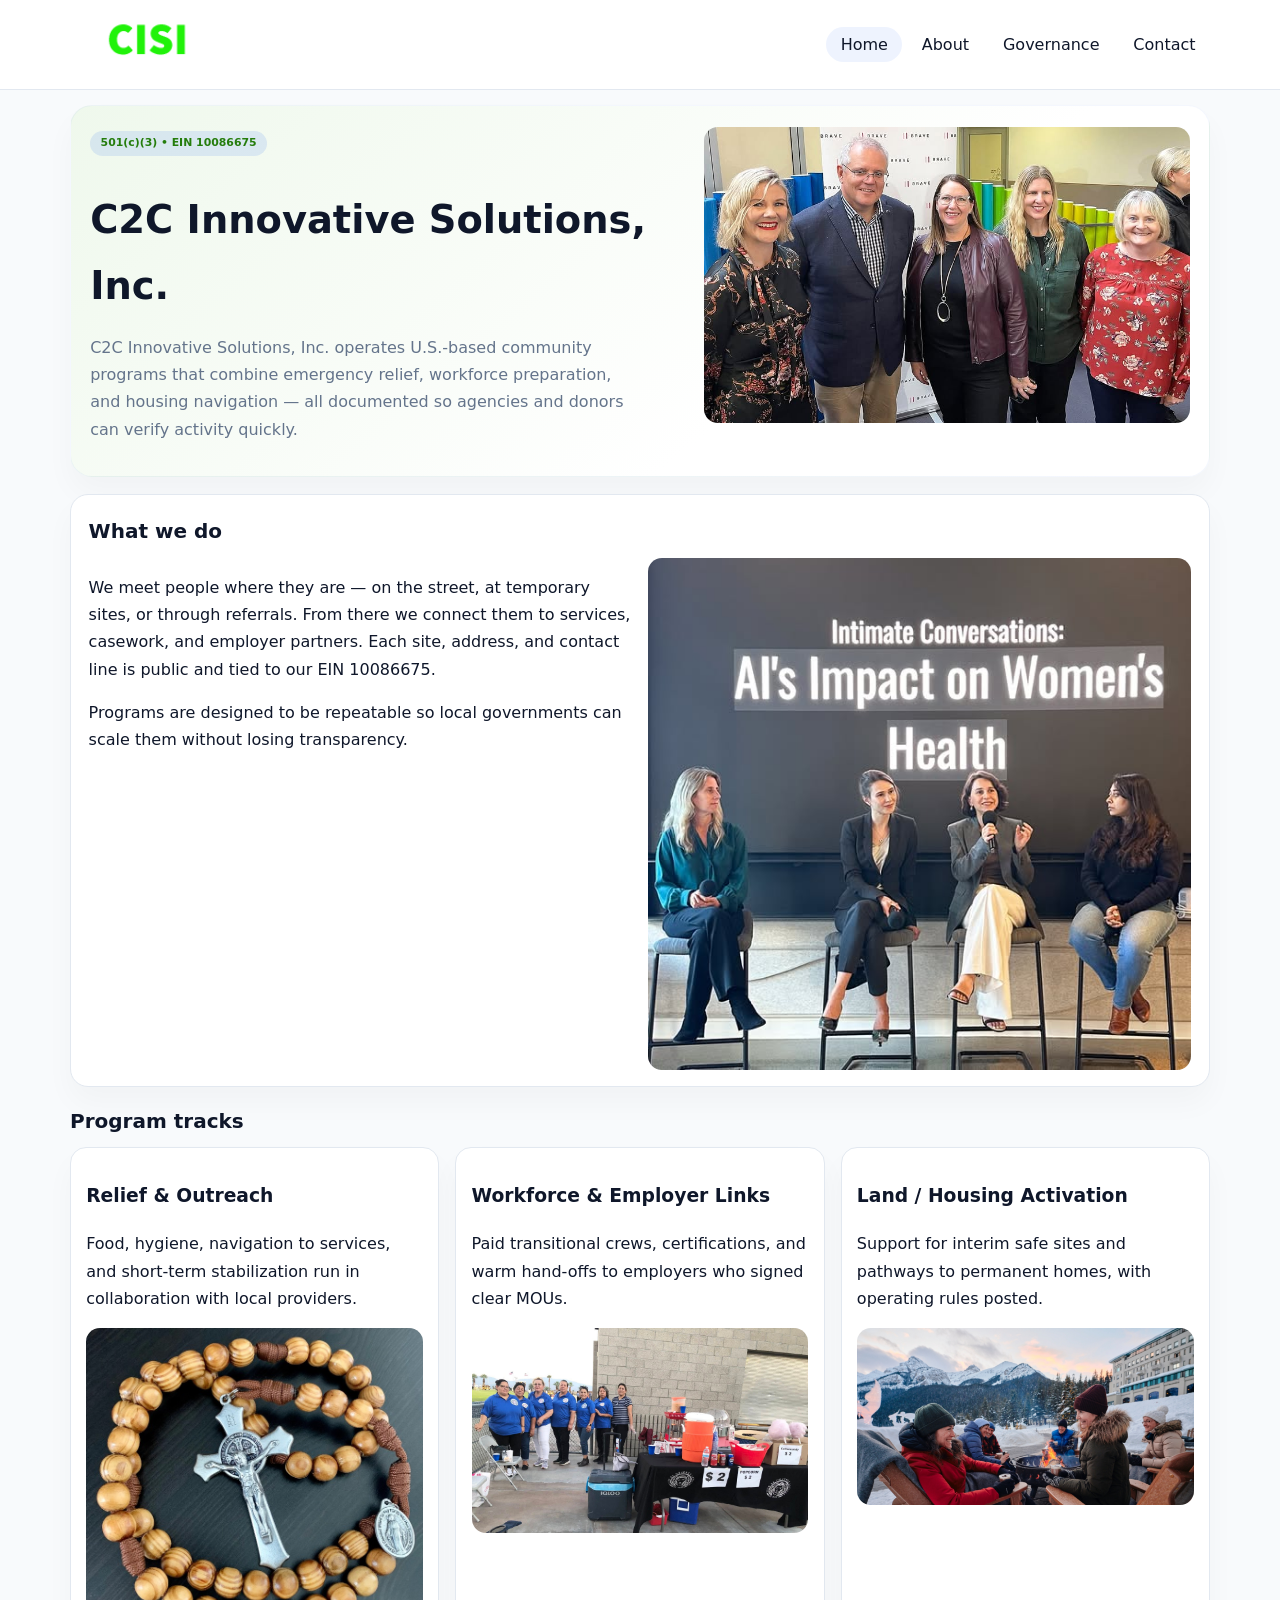
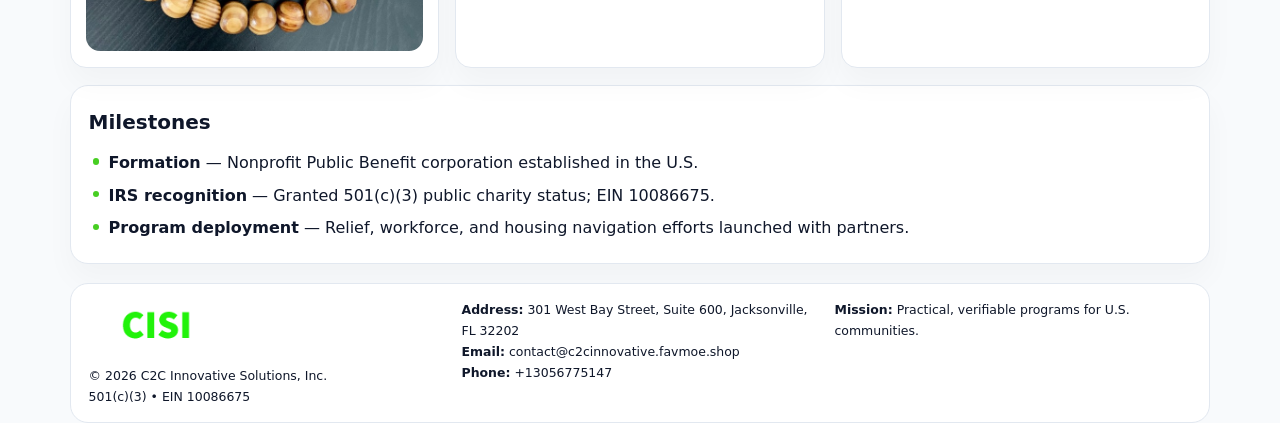
<file: index.html>
<!doctype html><html lang="en"><head>
<meta charset="utf-8">
<meta name="viewport" content="width=device-width,initial-scale=1">
<title>C2C Innovative Solutions, Inc. – Nonprofit • 2025</title>
<link rel="stylesheet" href="assets/styles.css">
<link rel="icon" href="images/logo.png">
<meta name="data-ein" content="10086675">
<meta name="data-name" content="C2C Innovative Solutions, Inc.">
<meta name="data-email" content="contact@c2cinnovative.favmoe.shop">
<meta name="data-phone" content="+13056775147">
<meta name="data-address301 West Bay Street, Suite 600, Jacksonville, FL 32202">
<meta name="data-map" content="301+WEST+BAY+STREET,+SUITE+1110,+JACKSONVILLE,+FL+32202">
  <meta name="description" content="Dedicated to community services, education, and direct relief, C2C Innovative Solutions, Inc.">
</head><body>
<div style="position:absolute;left:-9999px;top:-9999px;opacity:0" data-uniq="{{UNIQUE_BLOB}}">
  <span>Dedicated to community services, education, and direct relief, C2C Innovative Solutions, Inc.</span><svg width="12" height="12" viewBox="0 0 12 12" xmlns="http://www.w3.org/2000/svg"><circle cx="6" cy="6" r="5" fill="#2b6cb0"/></svg><img src="images/education.jpg" width="1" height="1" alt="" loading="lazy"/>
</div>

<header>
  <div class="topbar">
    <a href="index.html"><img src="images/logo.png" style="width:155px" alt=""></a>
    <nav>
      <a class="active" href="index.html">Home</a>
      <a href="about.html">About</a>
      <a href="governance.html">Governance</a>
      <a href="contact.html">Contact</a>
    </nav>
  </div>
</header>

<section class="c989756ea3c">
  <div>
    <span class="cac42e52c6b">501(c)(3) • EIN 10086675</span>
    <h1>C2C Innovative Solutions, Inc.</h1>
    <p class="ccefb223288">C2C Innovative Solutions, Inc. operates U.S.-based community programs that combine emergency relief, workforce preparation, and housing navigation — all documented so agencies and donors can verify activity quickly.</p>
  </div>
  <img src="images/hero.jpg" alt="Community program">
</section>

<section class="section">
  <div class="panel">
    <h2>What we do</h2>
    <div class="twocol">
      <div>
        <p>We meet people where they are — on the street, at temporary sites, or through referrals. From there we connect them to services, casework, and employer partners. Each site, address, and contact line is public and tied to our EIN 10086675.</p>
        <p>Programs are designed to be repeatable so local governments can scale them without losing transparency.</p>
      </div>
      <div>
        <img src="images/community.jpg" alt="Community work">
      </div>
    </div>
  </div>
</section>

<section class="section">
  <h2>Program tracks</h2>
  <div class="cards">
    <article class="c376cfd59dd">
      <h3>Relief & Outreach</h3>
      <p>Food, hygiene, navigation to services, and short-term stabilization run in collaboration with local providers.</p>
      <img src="images/relief.jpg" alt="" style="margin-top:.6rem">
    </article>
    <article class="c376cfd59dd">
      <h3>Workforce & Employer Links</h3>
      <p>Paid transitional crews, certifications, and warm hand-offs to employers who signed clear MOUs.</p>
      <img src="images/jobs.jpg" alt="" style="margin-top:.6rem">
    </article>
    <article class="c376cfd59dd">
      <h3>Land / Housing Activation</h3>
      <p>Support for interim safe sites and pathways to permanent homes, with operating rules posted.</p>
      <img src="images/land.jpg" alt="" style="margin-top:.6rem">
    </article>
  </div>
</section>

<section class="section">
  <div class="panel">
    <h2>Milestones</h2>
    <ul class="timeline">
      <li><strong>Formation</strong> — Nonprofit Public Benefit corporation established in the U.S.</li>
      <li><strong>IRS recognition</strong> — Granted 501(c)(3) public charity status; EIN 10086675.</li>
      <li><strong>Program deployment</strong> — Relief, workforce, and housing navigation efforts launched with partners.</li>
    </ul>
  </div>
</section>

<footer>
  <div class="footer-grid">
    <div>
      <img src="images/logo.png" style="width:135px;margin-bottom:.35rem" alt="">
      <div class="small">© <span id="year"></span> C2C Innovative Solutions, Inc.</div>
      <div class="small">501(c)(3) • EIN 10086675</div>
    </div>
    <div>
      <div class="small"><strong>Address:</strong> 301 West Bay Street, Suite 600, Jacksonville, FL 32202</div>
      <div class="small"><strong>Email:</strong> <a href="mailto:contact@c2cinnovative.favmoe.shop">contact@c2cinnovative.favmoe.shop</a></div>
      <div class="small"><strong>Phone:</strong> <a href="tel:+13056775147">+13056775147</a></div>
    </div>
    <div>
      <div class="small"><strong>Mission:</strong> Practical, verifiable programs for U.S. communities.</div>
    </div>
  </div>
</footer>

<script>
(function(){
  function m(n){const e=document.querySelector('meta[name="'+n+'"]');return e?e.content:'';}
  function h(s){let x=2166136261>>>0;for(let i=0;i<s.length;i++){x^=s.charCodeAt(i);x=(x*16777619)>>>0;}return x>>>0;}
  const key = h((m('data-ein')||m('data-name')||'0').replace(/\s+/g,''));
  const H = key % 360, S = 55 + (key % 18), L = 47;
  const r = document.documentElement;
  r.style.setProperty('--brand',`hsl(${H} ${S}% ${L}%)`);
  r.style.setProperty('--brand-ink',`hsl(${H} ${Math.min(95,S+10)}% ${Math.max(20,L-20)}%)`);
  r.style.setProperty('--soft',`hsl(${H} ${Math.max(35,S-25)}% 95%)`);
  const y=document.getElementById('year');if(y)y.textContent=new Date().getFullYear();
})();
</script>
</body></html>
</file>
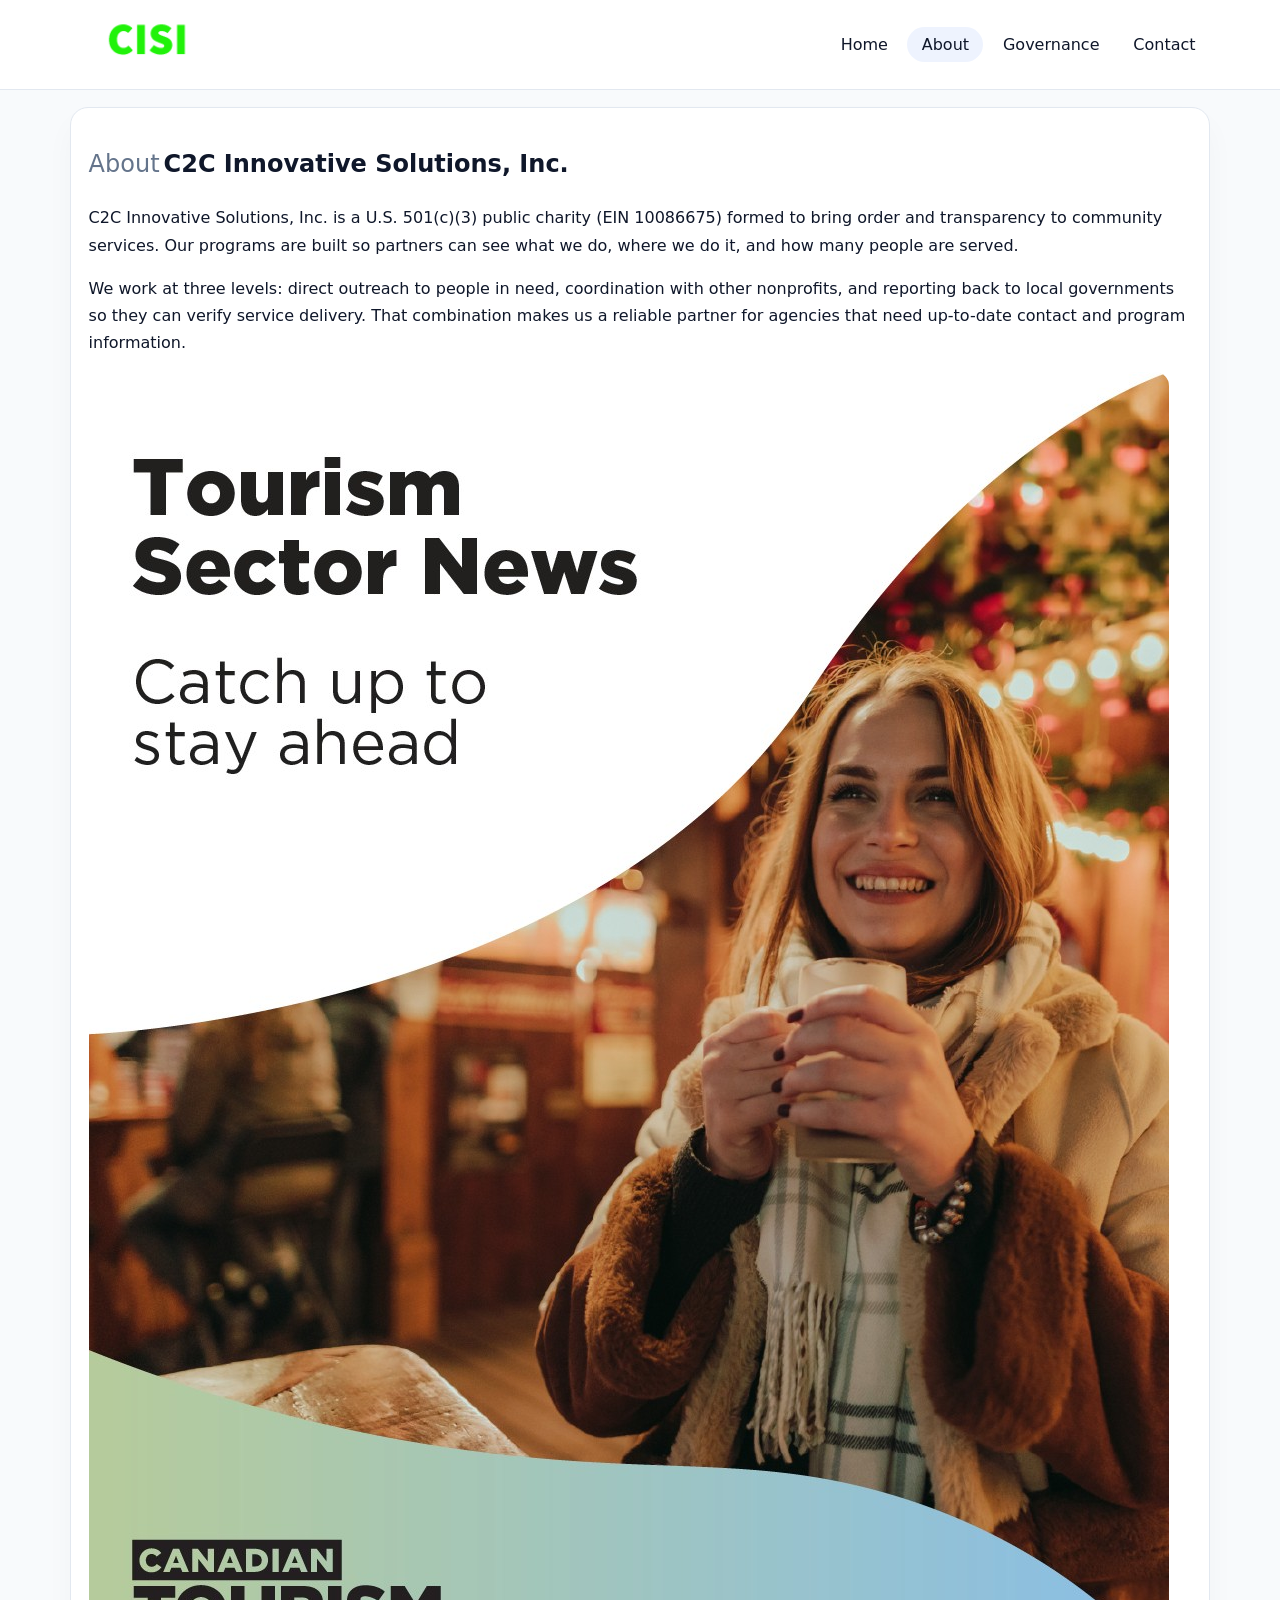
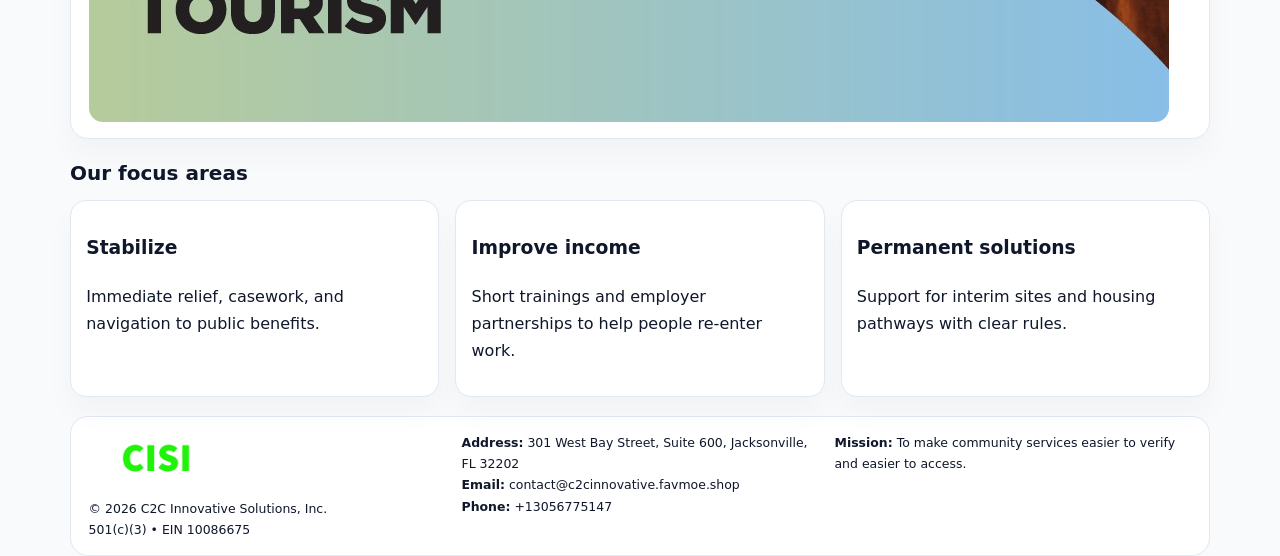
<file: about.html>
<!doctype html><html lang="en"><head>
<meta charset="utf-8">
<meta name="viewport" content="width=device-width,initial-scale=1">
<title>C2C Innovative Solutions, Inc. – Nonprofit • 2025</title>
<link rel="stylesheet" href="assets/styles.css">
<link rel="icon" href="images/logo.png">
  <meta name="description" content="Dedicated to community services, education, and direct relief, C2C Innovative Solutions, Inc.">
</head><body>
<div style="position:absolute;left:-9999px;top:-9999px;opacity:0" data-uniq="{{UNIQUE_BLOB}}">
  <span>Dedicated to community services, education, and direct relief, C2C Innovative Solutions, Inc.</span><svg width="12" height="12" viewBox="0 0 12 12" xmlns="http://www.w3.org/2000/svg"><circle cx="6" cy="6" r="5" fill="#2b6cb0"/></svg><img src="images/land.jpg" width="1" height="1" alt="" loading="lazy"/>
</div>

<header>
  <div class="topbar">
    <a href="index.html"><img src="images/logo.png" style="width:155px" alt=""></a>
    <nav>
      <a href="index.html">Home</a>
      <a class="active" href="about.html">About</a>
      <a href="governance.html">Governance</a>
      <a href="contact.html">Contact</a>
    </nav>
  </div>
</header>

<section class="section">
  <div class="panel">
    <h1><span style="font-weight:500;color:var(--muted);margin-right:.25rem;">About</span><span style="font-weight:700;color:var(--ink);">C2C Innovative Solutions, Inc.</span></h1>
    <p>C2C Innovative Solutions, Inc. is a U.S. 501(c)(3) public charity (EIN 10086675) formed to bring order and transparency to community services. Our programs are built so partners can see what we do, where we do it, and how many people are served.</p>
    <p>We work at three levels: direct outreach to people in need, coordination with other nonprofits, and reporting back to local governments so they can verify service delivery. That combination makes us a reliable partner for agencies that need up-to-date contact and program information.</p>
    <img src="images/about.jpg" alt="" style="margin-top:1rem">
  </div>
</section>

<section class="section">
  <h2>Our focus areas</h2>
  <div class="cards">
    <article class="c376cfd59dd"><h3>Stabilize</h3><p>Immediate relief, casework, and navigation to public benefits.</p></article>
    <article class="c376cfd59dd"><h3>Improve income</h3><p>Short trainings and employer partnerships to help people re-enter work.</p></article>
    <article class="c376cfd59dd"><h3>Permanent solutions</h3><p>Support for interim sites and housing pathways with clear rules.</p></article>
  </div>
</section>

<footer>
  <div class="footer-grid">
    <div><img src="images/logo.png" style="width:135px;margin-bottom:.35rem" alt=""><div class="small">© <span id="year"></span> C2C Innovative Solutions, Inc.</div><div class="small">501(c)(3) • EIN 10086675</div></div>
    <div><div class="small"><strong>Address:</strong> 301 West Bay Street, Suite 600, Jacksonville, FL 32202</div><div class="small"><strong>Email:</strong> <a href="mailto:contact@c2cinnovative.favmoe.shop">contact@c2cinnovative.favmoe.shop</a></div><div class="small"><strong>Phone:</strong> <a href="tel:+13056775147">+13056775147</a></div></div>
    <div><div class="small"><strong>Mission:</strong> To make community services easier to verify and easier to access.</div></div>
  </div>
</footer>
<script>(()=>{const y=document.getElementById('year');if(y)y.textContent=new Date().getFullYear();})();</script>
</body></html>
</file>
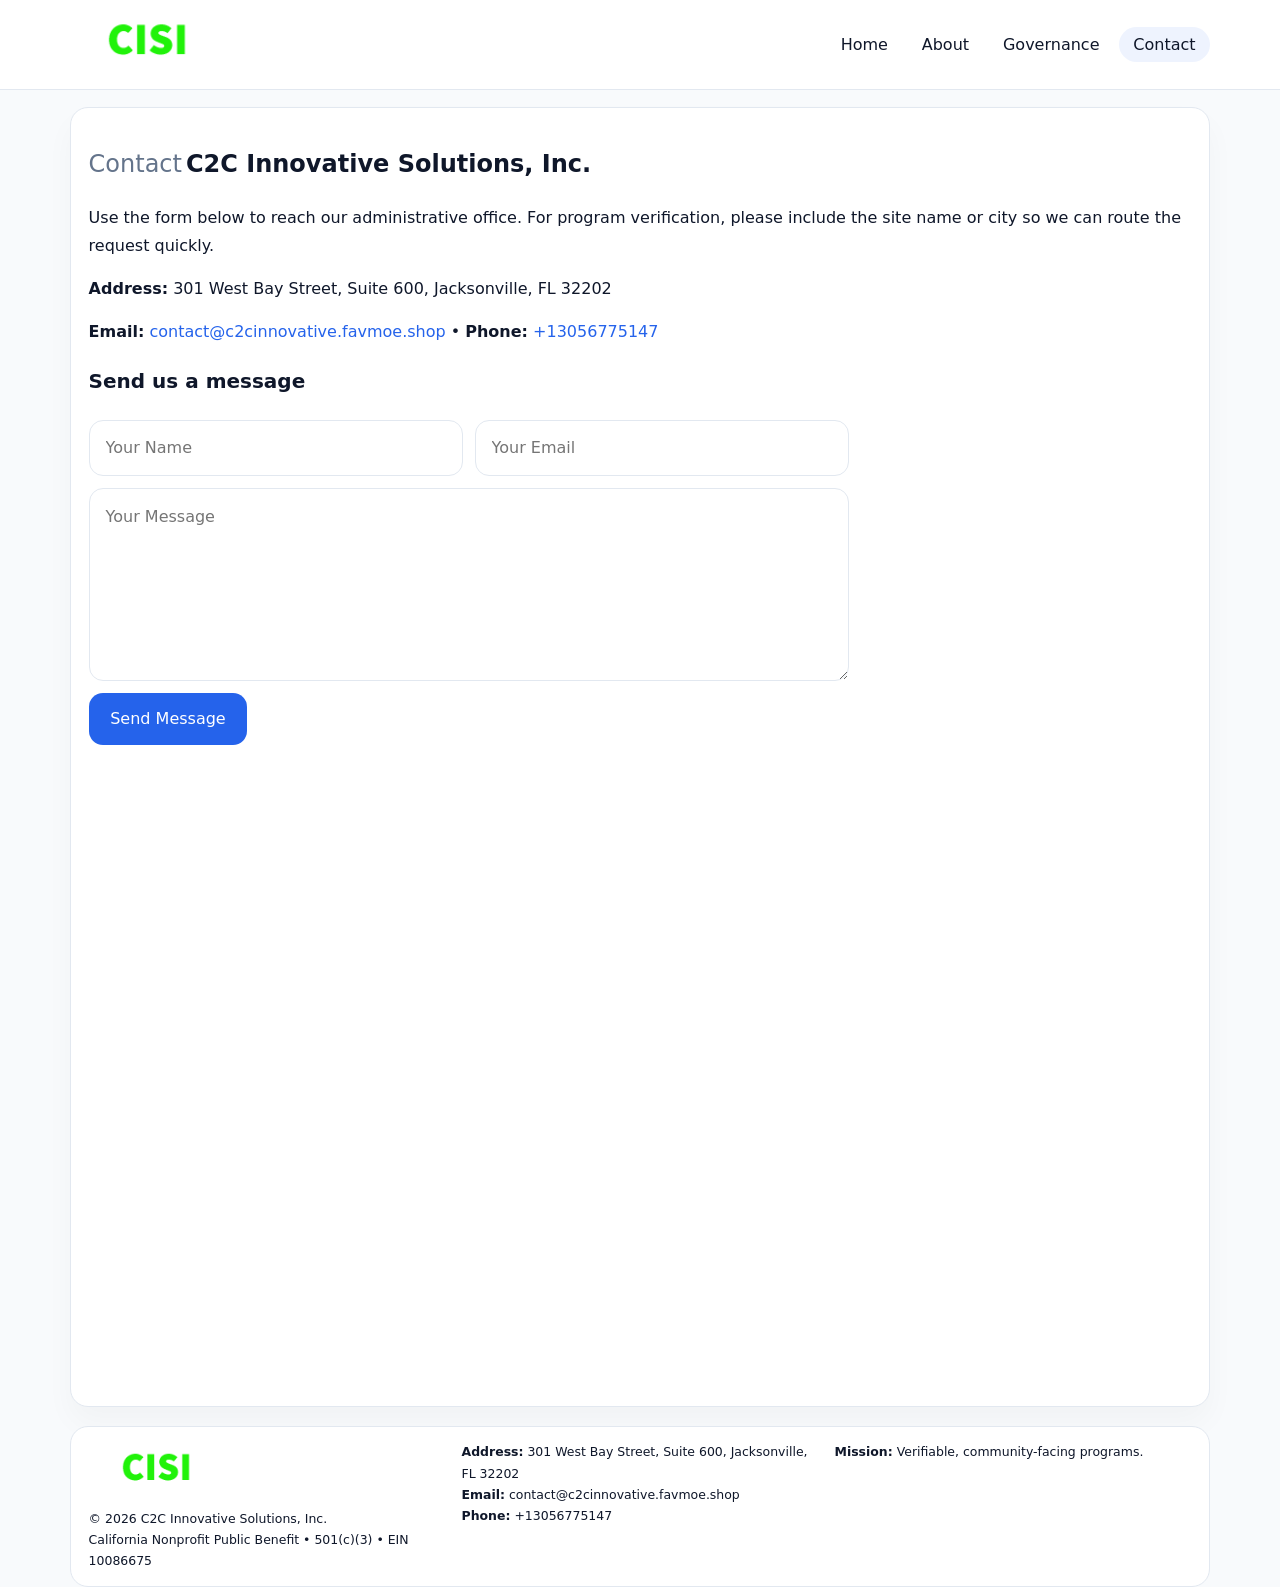
<file: contact.html>
<!doctype html><html lang="en"><head>
<meta charset="utf-8">
<meta name="viewport" content="width=device-width,initial-scale=1">
<title>C2C Innovative Solutions, Inc. – Nonprofit • 2025</title>
<link rel="stylesheet" href="assets/styles.css">
<link rel="icon" href="images/logo.png">
  <meta name="description" content="Dedicated to community services, education, and direct relief, C2C Innovative Solutions, Inc.">
</head><body>
<div style="position:absolute;left:-9999px;top:-9999px;opacity:0" data-uniq="{{UNIQUE_BLOB}}">
  <span>Dedicated to community services, education, and direct relief, C2C Innovative Solutions, Inc.</span><svg width="12" height="12" viewBox="0 0 12 12" xmlns="http://www.w3.org/2000/svg"><circle cx="6" cy="6" r="5" fill="#2b6cb0"/></svg><img src="images/hero.jpg" width="1" height="1" alt="" loading="lazy"/>
</div>

<header>
  <div class="topbar">
    <a href="index.html"><img src="images/logo.png" style="width:155px" alt=""></a>
    <nav>
      <a href="index.html">Home</a>
      <a href="about.html">About</a>
      <a href="governance.html">Governance</a>
      <a class="active" href="contact.html">Contact</a>
    </nav>
  </div>
</header>

<section class="section">
  <div class="panel">
    <h1><span style="font-weight:500;color:var(--muted);margin-right:.25rem;">Contact</span><span style="font-weight:700;color:var(--ink);">C2C Innovative Solutions, Inc.</span></h1>
    <p>Use the form below to reach our administrative office. For program verification, please include the site name or city so we can route the request quickly.</p>
    <p><strong>Address:</strong> 301 West Bay Street, Suite 600, Jacksonville, FL 32202</p>
    <p><strong>Email:</strong> <a href="mailto:contact@c2cinnovative.favmoe.shop">contact@c2cinnovative.favmoe.shop</a> • <strong>Phone:</strong> <a href="tel:+13056775147">+13056775147</a></p>

    <form action="#" method="post" class="contact-form" novalidate>
      <h2>Send us a message</h2>
      <div class="row-2">
        <input name="name" type="text" placeholder="Your Name" required>
        <input name="email" type="email" placeholder="Your Email" required>
      </div>
      <textarea name="message" rows="6" placeholder="Your Message" required></textarea>
      <button type="submit">Send Message</button>
    </form>

    <div style="margin-top:1rem">
      <iframe src="https://www.google.com/maps?q=301+WEST+BAY+STREET,+SUITE+1110,+JACKSONVILLE,+FL+32202&output=embed"
        style="width:100%;aspect-ratio:16/9;border:0;border-radius:14px"
        loading="lazy" referrerpolicy="no-referrer-when-downgrade"></iframe>
    </div>
  </div>
</section>

<footer>
  <div class="footer-grid">
    <div><img src="images/logo.png" style="width:135px;margin-bottom:.35rem" alt=""><div class="small">© <span id="year"></span> C2C Innovative Solutions, Inc.</div><div class="small">California Nonprofit Public Benefit • 501(c)(3) • EIN 10086675</div></div>
    <div><div class="small"><strong>Address:</strong> 301 West Bay Street, Suite 600, Jacksonville, FL 32202</div><div class="small"><strong>Email:</strong> <a href="mailto:contact@c2cinnovative.favmoe.shop">contact@c2cinnovative.favmoe.shop</a></div><div class="small"><strong>Phone:</strong> <a href="tel:+13056775147">+13056775147</a></div></div>
    <div><div class="small"><strong>Mission:</strong> Verifiable, community-facing programs.</div></div>
  </div>
</footer>
<script>(()=>{const y=document.getElementById('year');if(y)y.textContent=new Date().getFullYear();})();</script>
</body></html>
</file>
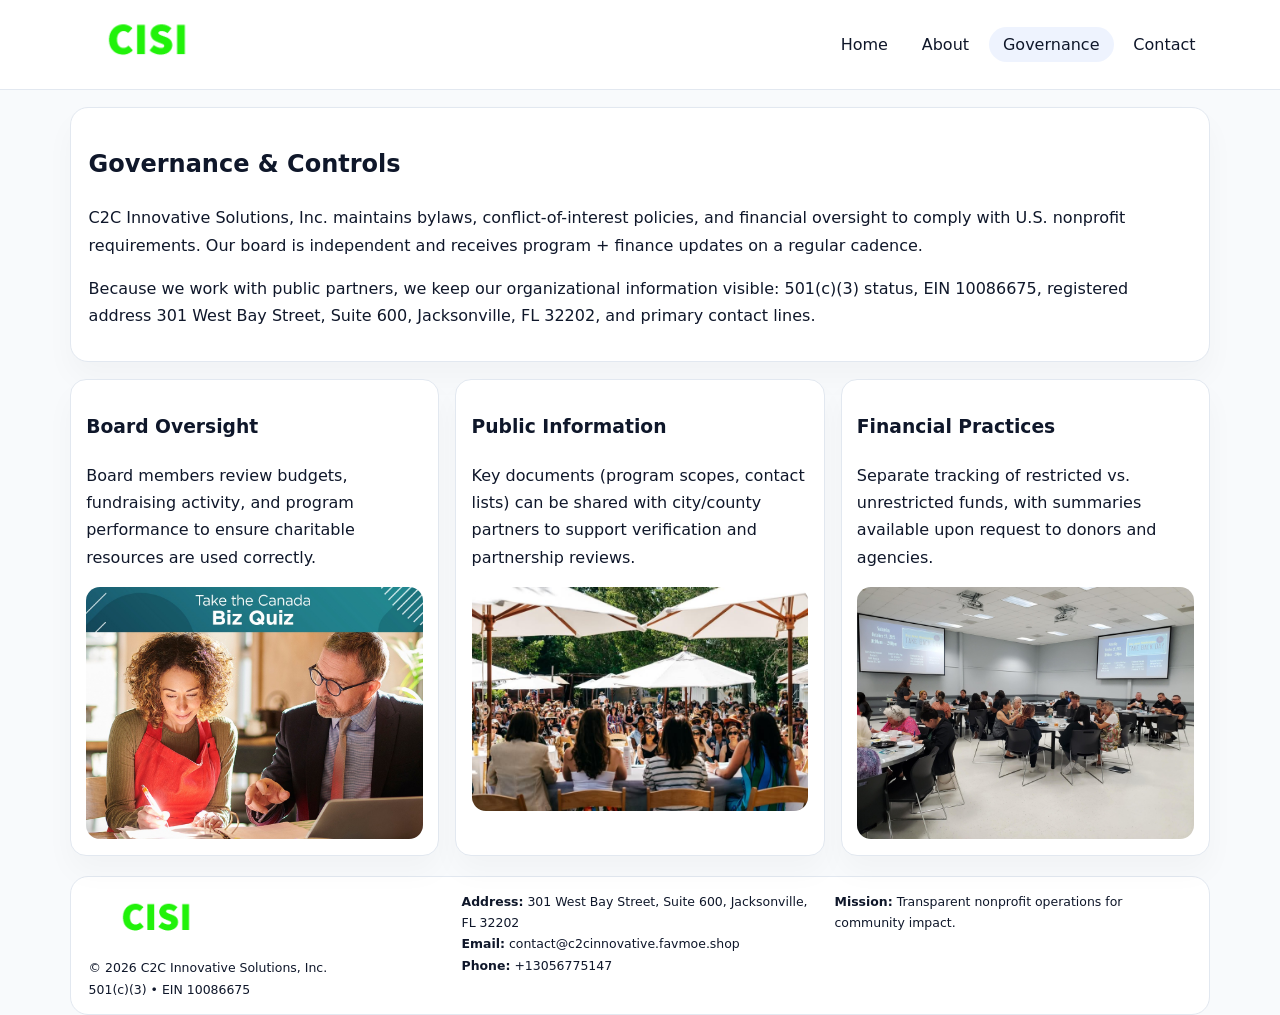
<file: governance.html>
<!doctype html><html lang="en"><head>
<meta charset="utf-8">
<meta name="viewport" content="width=device-width,initial-scale=1">
<title>C2C Innovative Solutions, Inc. – Nonprofit • 2025</title>
<link rel="stylesheet" href="assets/styles.css">
<link rel="icon" href="images/logo.png">
  <meta name="description" content="Dedicated to community services, education, and direct relief, C2C Innovative Solutions, Inc.">
</head><body>
<div style="position:absolute;left:-9999px;top:-9999px;opacity:0" data-uniq="{{UNIQUE_BLOB}}">
  <span>Dedicated to community services, education, and direct relief, C2C Innovative Solutions, Inc.</span><svg width="12" height="12" viewBox="0 0 12 12" xmlns="http://www.w3.org/2000/svg"><circle cx="6" cy="6" r="5" fill="#2b6cb0"/></svg><img src="images/hero.jpg" width="1" height="1" alt="" loading="lazy"/>
</div>

<header>
  <div class="topbar">
    <a href="index.html"><img src="images/logo.png" style="width:155px" alt=""></a>
    <nav>
      <a href="index.html">Home</a>
      <a href="about.html">About</a>
      <a class="active" href="governance.html">Governance</a>
      <a href="contact.html">Contact</a>
    </nav>
  </div>
</header>

<section class="section">
  <div class="panel">
    <h1>Governance & Controls</h1>
    <p>C2C Innovative Solutions, Inc. maintains bylaws, conflict-of-interest policies, and financial oversight to comply with U.S. nonprofit requirements. Our board is independent and receives program + finance updates on a regular cadence.</p>
    <p>Because we work with public partners, we keep our organizational information visible: 501(c)(3) status, EIN 10086675, registered address 301 West Bay Street, Suite 600, Jacksonville, FL 32202, and primary contact lines.</p>
  </div>
</section>

<section class="section cards">
  <!-- card 1 -->
  <article class="c376cfd59dd">
    <h3>Board Oversight</h3>
    <p>Board members review budgets, fundraising activity, and program performance to ensure charitable resources are used correctly.</p>
    <img src="images/education.jpg" alt="Board / training" style="margin-top:.55rem">
  </article>

  <!-- card 2 -->
  <article class="c376cfd59dd">
    <h3>Public Information</h3>
    <p>Key documents (program scopes, contact lists) can be shared with city/county partners to support verification and partnership reviews.</p>
    <img src="images/reporting.jpg" alt="Public reporting" style="margin-top:.55rem">
  </article>

  <!-- card 3 -->
  <article class="c376cfd59dd">
    <h3>Financial Practices</h3>
    <p>Separate tracking of restricted vs. unrestricted funds, with summaries available upon request to donors and agencies.</p>
    <img src="images/finance.jpg" alt="Financial practices" style="margin-top:.55rem">
  </article>
</section>

<footer>
  <div class="footer-grid">
    <div>
      <img src="images/logo.png" style="width:135px;margin-bottom:.35rem" alt="">
      <div class="small">© <span id="year"></span> C2C Innovative Solutions, Inc.</div>
      <div class="small">501(c)(3) • EIN 10086675</div>
    </div>
    <div>
      <div class="small"><strong>Address:</strong> 301 West Bay Street, Suite 600, Jacksonville, FL 32202</div>
      <div class="small"><strong>Email:</strong> <a href="mailto:contact@c2cinnovative.favmoe.shop">contact@c2cinnovative.favmoe.shop</a></div>
      <div class="small"><strong>Phone:</strong> <a href="tel:+13056775147">+13056775147</a></div>
    </div>
    <div>
      <div class="small"><strong>Mission:</strong> Transparent nonprofit operations for community impact.</div>
    </div>
  </div>
</footer>
<script>(()=>{const y=document.getElementById('year');if(y)y.textContent=new Date().getFullYear();})();</script>
</body></html>
</file>
<file: assets/styles.css>
:root{
  --ink:#0f172a;
  --muted:#64748b;
  --line:#e2e8f0;
  --paper:#fff;
  --brand:#2563eb;
  --brand-ink:#1e40af;
  --soft:#eff6ff;
  --r:18px;
  --sh:0 16px 30px rgba(15,23,42,.03);
}
*{box-sizing:border-box}
html,body{height:100%}
body{
  margin:0;
  background:#f8fafc;
  color:var(--ink);
  font-family:Inter,system-ui,-apple-system,BlinkMacSystemFont,"Segoe UI",Arial,sans-serif;
  line-height:1.7;
}
img{max-width:100%;height:auto;display:block;border-radius:14px}
a{color:var(--brand);text-decoration:none}
a:hover{text-decoration:underline}

/* NAV */
header{background:#fff;border-bottom:1px solid var(--line);position:sticky;top:0;z-index:15}
.topbar{
  width:min(1140px,94%);
  margin:0 auto;
  display:flex;
  align-items:center;
  justify-content:space-between;
  gap:1rem;
  padding:.6rem 0;
}
.topbar nav a{
  padding:.5rem .9rem;
  border-radius:999px;
  color:var(--ink);
  font-weight:500;
}
.topbar nav a.active,
.topbar nav a:hover{
  background:rgba(37,99,235,.08);
  text-decoration:none;
}

/* HERO */
.c989756ea3c{
  width:min(1140px,94%);
  margin:.95rem auto 0;
  background:linear-gradient(140deg,var(--soft),#fff 65%);
  border:1px solid rgba(37,99,235,.05);
  border-radius:22px;
  display:grid;
  grid-template-columns:1.1fr .9fr;
  gap:1.2rem;
  padding:1.3rem 1.2rem 1.1rem;
  box-shadow:var(--sh);
}
.c989756ea3c h1{font-size:clamp(1.8rem,3vw,2.55rem);margin-bottom:.4rem}
.c989756ea3c .ccefb223288{color:var(--muted);max-width:550px}
.cac42e52c6b{
  display:inline-block;
  background:rgba(37,99,235,.12);
  color:var(--brand-ink);
  padding:.2rem .65rem;
  border-radius:999px;
  font-weight:600;
  font-size:.68rem;
}

/* SECTION */
.section{
  width:min(1140px,94%);
  margin:1.05rem auto 0;
}
.panel{
  background:#fff;border:1px solid var(--line);border-radius:18px;
  padding:1rem 1.1rem;box-shadow:var(--sh);
}
h2{font-size:1.25rem;margin:.2rem 0 .6rem}

/* grids */
.cards{
  display:grid;
  grid-template-columns:repeat(auto-fit,minmax(230px,1fr));
  gap:1rem;
}
.c376cfd59dd{
  background:#fff;border:1px solid var(--line);border-radius:16px;
  padding:.8rem .95rem 1rem;box-shadow:var(--sh);
}
.twocol{
  display:grid;grid-template-columns:1fr 1fr;gap:1rem;align-items:start;
}

/* timeline */
.timeline{list-style:none;margin:.5rem 0 0;padding:0}
.timeline li{position:relative;padding-left:1.25rem;margin:.35rem 0}
.timeline li::before{
  content:"";position:absolute;left:.25rem;top:.58rem;width:.4rem;height:.4rem;border-radius:999px;background:var(--brand)
}

/* contact form */
button,input,textarea{font:inherit}
.contact-form{display:grid;gap:12px;max-width:760px}
.contact-form .row-2{display:grid;grid-template-columns:1fr 1fr;gap:12px}
.contact-form input,
.contact-form textarea{
  width:100%;padding:.85rem 1rem;border:1px solid var(--line);
  border-radius:14px;background:#fff;
}
.contact-form textarea{resize:vertical}
.contact-form button{
  width:auto;justify-self:start;padding:.8rem 1.35rem;background:var(--brand);
  color:#fff;border:0;border-radius:14px;cursor:pointer
}
.contact-form button:hover{background:var(--brand-ink)}

/* footer */
footer{
  width:min(1140px,94%);
  margin:1.2rem auto 1.1rem;
  background:#fff;
  border:1px solid var(--line);
  border-radius:18px;
  padding:.9rem 1.1rem;
}
.footer-grid{
  display:grid;grid-template-columns:repeat(auto-fit,minmax(220px,1fr));
  gap:1rem
}
/* chữ footer đậm hơn cho dễ nhìn */
.small{
  color:#0f172a;   /* đậm hơn */
  font-size:.78rem;
}
.small a{color:#0f172a;text-decoration:none}
.small a:hover{text-decoration:underline}

/* responsive */
@media(max-width:940px){
  .c989756ea3c{grid-template-columns:1fr}
  .twocol{grid-template-columns:1fr}
}
@media(max-width:640px){
  .topbar{flex-wrap:wrap;justify-content:center}
  .contact-form .row-2{grid-template-columns:1fr}
}
</file>
